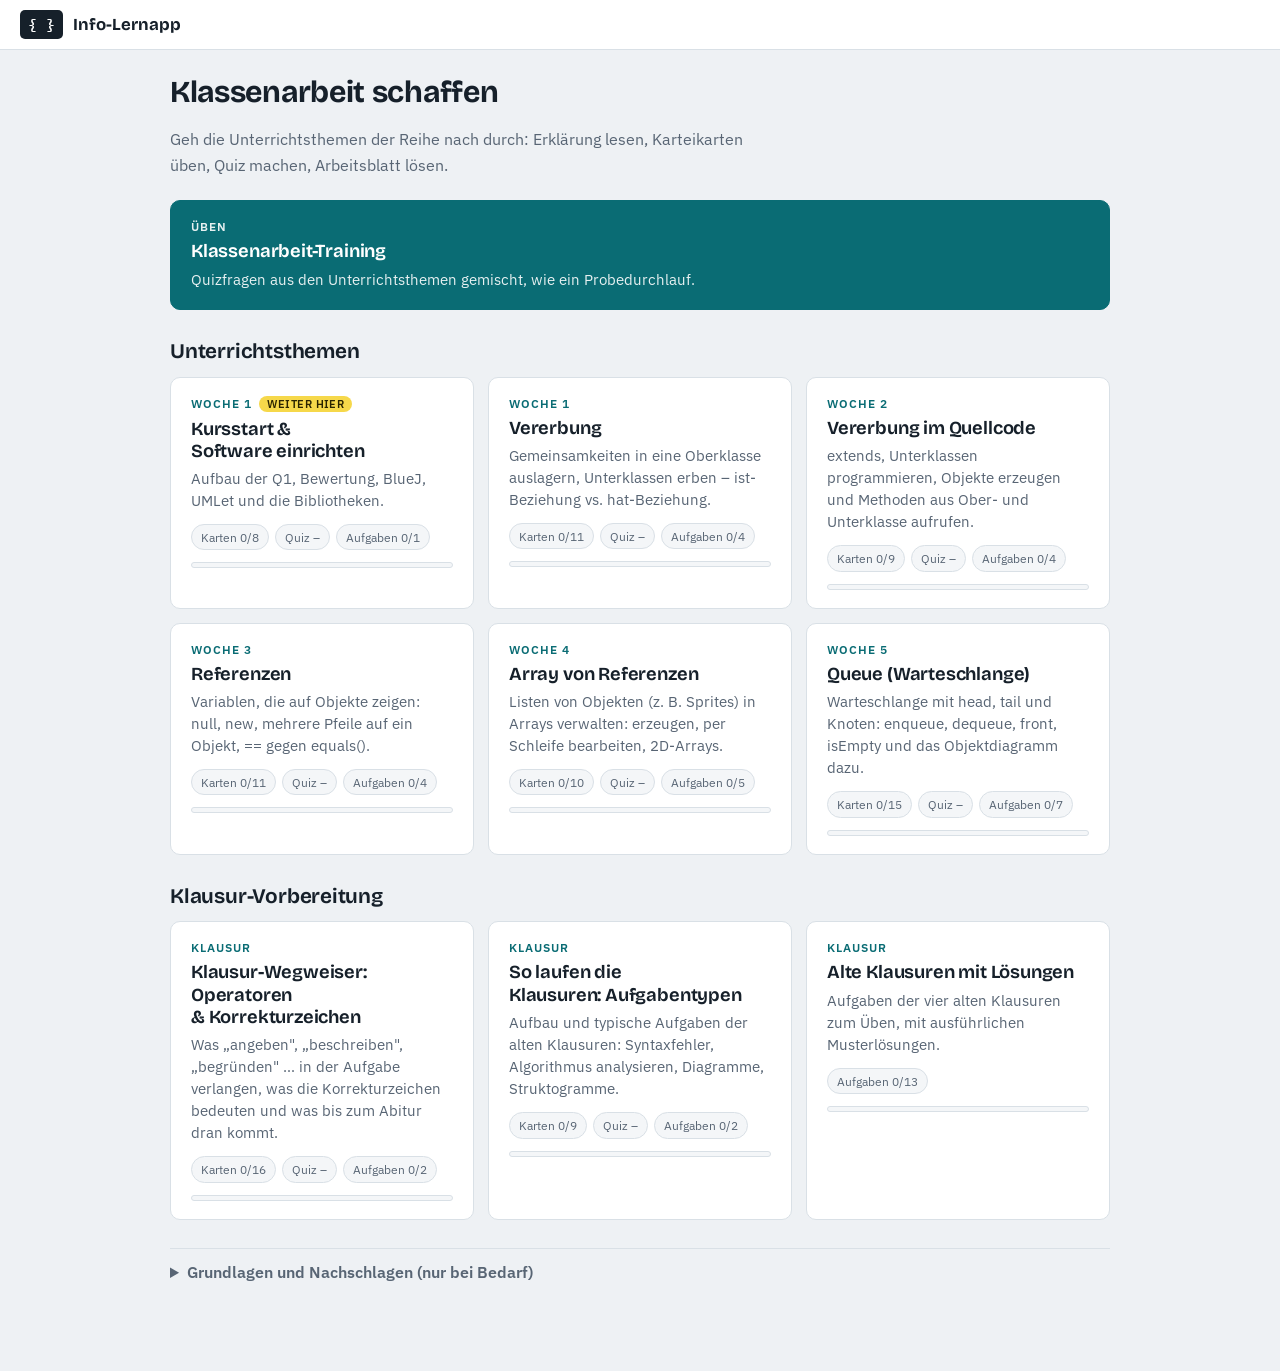
<file: index.html>
<!DOCTYPE html>
<html lang="de">
<head>
<meta charset="UTF-8">
<meta name="viewport" content="width=device-width, initial-scale=1, viewport-fit=cover">
<meta name="theme-color" content="#4f46e5">
<meta name="apple-mobile-web-app-capable" content="yes">
<meta name="mobile-web-app-capable" content="yes">
<meta name="apple-mobile-web-app-title" content="Info-Lernen">
<link rel="manifest" href="manifest.webmanifest">
<link rel="icon" href="icons/icon.svg" type="image/svg+xml">
<link rel="apple-touch-icon" href="icons/apple-touch-icon.png">
<title>Info-Lernapp</title>
<link rel="preconnect" href="https://fonts.googleapis.com">
<link rel="preconnect" href="https://fonts.gstatic.com" crossorigin>
<link rel="stylesheet" href="https://fonts.googleapis.com/css2?family=Bricolage+Grotesque:wght@600;700&family=IBM+Plex+Mono:wght@400;600&family=IBM+Plex+Sans:wght@400;500;600&display=swap">
<link rel="stylesheet" href="css/style.css">
</head>
<body>
<header class="top">
  <a href="#/" class="logo"><span class="mark">{ }</span>Info-Lernapp</a>
  <nav id="nav"></nav>
</header>
<main id="app"></main>

<script>window.TOPICS = [];</script>
<!-- Neue Themen: eine Zeile pro Datei aus data/ hinzufügen (neueste unten) -->
<script src="data/grundlagen-oop.js"></script>
<script src="data/grundlagen-uml.js"></script>
<script src="data/grundlagen-arrays.js"></script>
<script src="data/grundlagen-generics.js"></script>
<script src="data/klausur-wegweiser.js"></script>
<script src="data/klausur-aufgabentypen.js"></script>
<script src="data/klausur-archiv.js"></script>
<script src="data/abi-nachschlagewerk.js"></script>
<script src="data/kursstart.js"></script>
<script src="data/vererbung.js"></script>
<script src="data/vererbung-quellcode.js"></script>
<script src="data/referenzen.js"></script>
<script src="data/array-referenzen.js"></script>
<script src="data/queue.js"></script>
<script src="js/app.js"></script>
<script>if ("serviceWorker" in navigator && location.protocol.startsWith("http")) navigator.serviceWorker.register("sw.js").catch(function(){});</script>
</body>
</html>
</file>
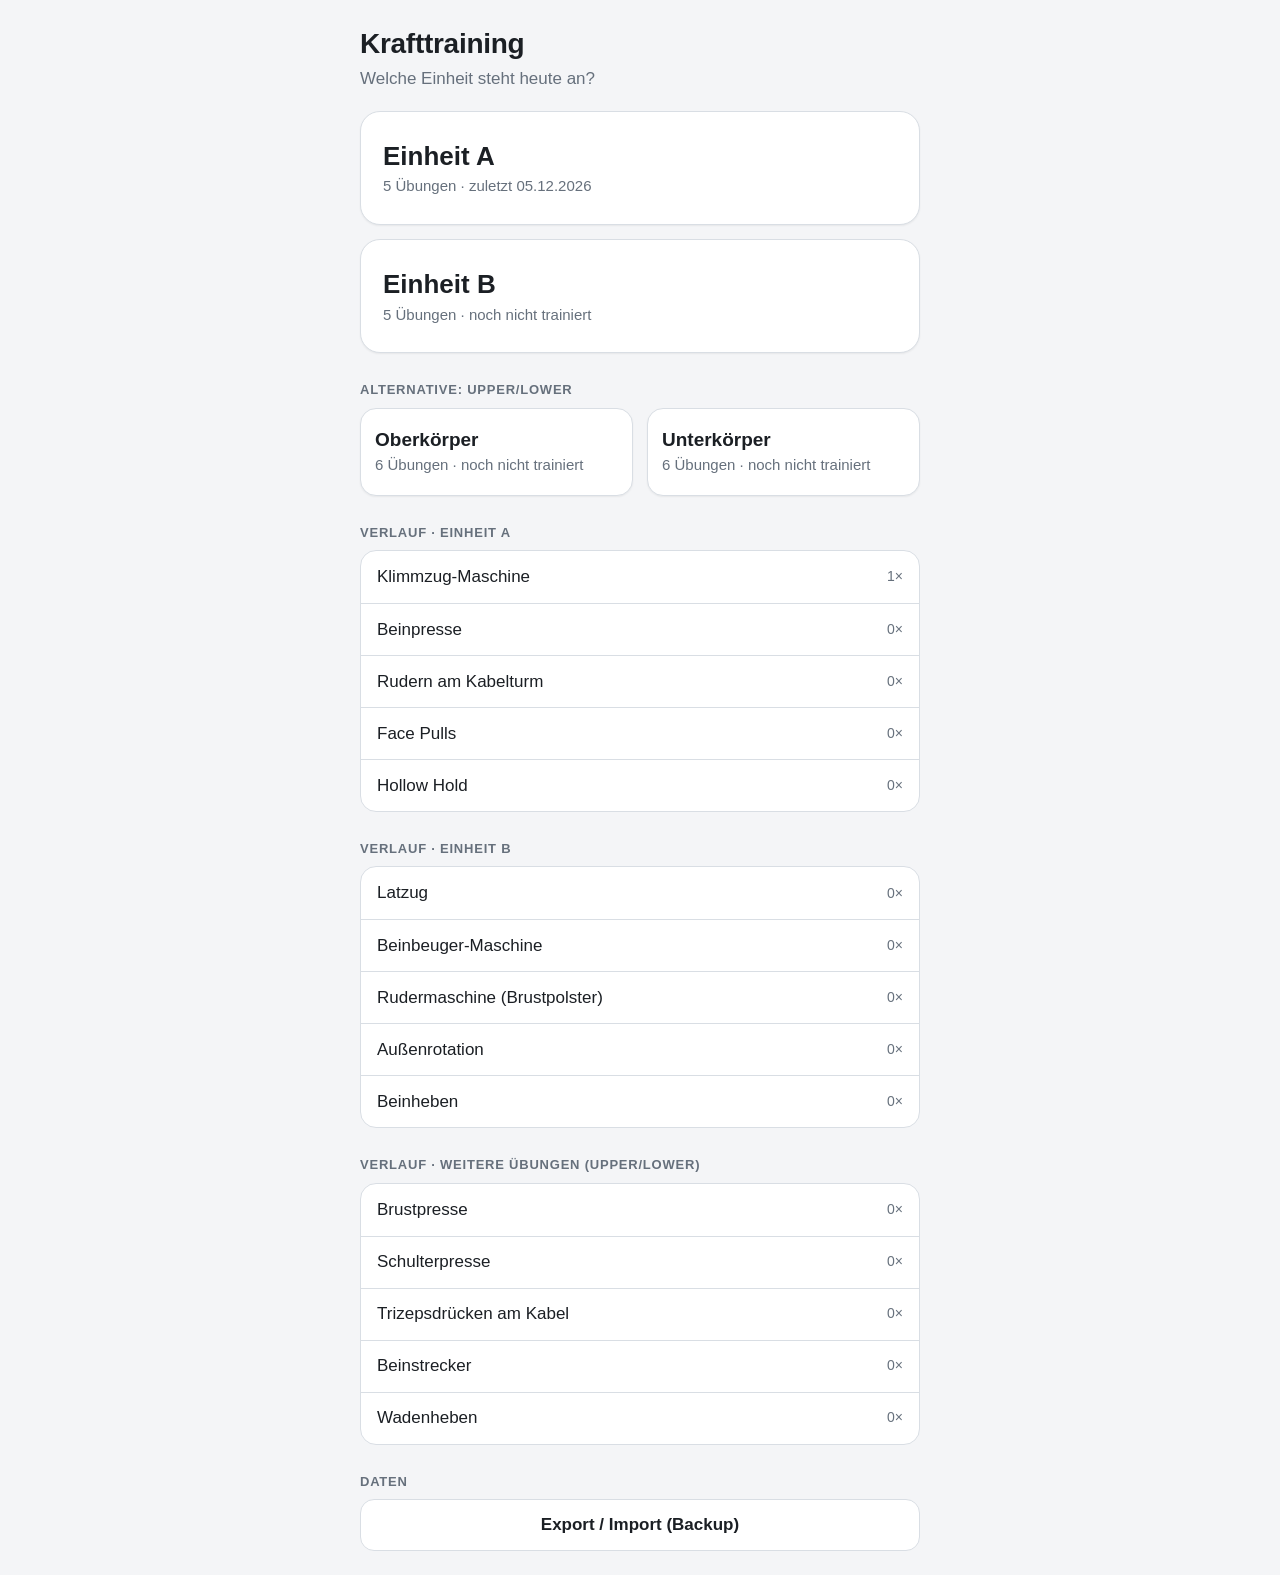
<file: krafttraining/index.html>
<!doctype html>
<html lang="de">
<head>
<meta charset="utf-8">
<meta name="viewport" content="width=device-width, initial-scale=1, viewport-fit=cover">
<meta name="color-scheme" content="light dark">
<meta name="theme-color" content="#f4f5f7" media="(prefers-color-scheme: light)">
<meta name="theme-color" content="#101418" media="(prefers-color-scheme: dark)">
<meta name="apple-mobile-web-app-capable" content="yes">
<meta name="mobile-web-app-capable" content="yes">
<meta name="apple-mobile-web-app-title" content="Kraft">
<title>Krafttraining</title>
<link rel="icon" href="data:image/svg+xml,%3Csvg xmlns='http://www.w3.org/2000/svg' viewBox='0 0 64 64'%3E%3Crect width='64' height='64' rx='14' fill='%230f766e'/%3E%3Cpath d='M14 26v12M20 20v24M44 20v24M50 26v12M20 32h24' stroke='white' stroke-width='5' stroke-linecap='round'/%3E%3C/svg%3E">
<style>
:root {
  --bg: #f4f5f7; --card: #ffffff; --text: #1b1f24; --muted: #66707c;
  --line: #d9dee4; --field: #f4f5f7; --accent: #0f766e; --on-accent: #ffffff;
  --tint: #e3f2f0; --danger: #b42318; --shadow: 0 1px 2px rgba(0,0,0,.06);
}
@media (prefers-color-scheme: dark) {
  :root {
    --bg: #101418; --card: #1a2027; --text: #e8ecf0; --muted: #98a2ae;
    --line: #2d3640; --field: #12171c; --accent: #2dd4bf; --on-accent: #04201d;
    --tint: #17302e; --danger: #ff8a80; --shadow: none;
  }
}
* { box-sizing: border-box; -webkit-tap-highlight-color: transparent; }
html { -webkit-text-size-adjust: 100%; }
body {
  margin: 0; background: var(--bg); color: var(--text);
  font: 17px/1.4 -apple-system, BlinkMacSystemFont, "Segoe UI", Roboto, Helvetica, Arial, sans-serif;
  padding: env(safe-area-inset-top) 16px calc(24px + env(safe-area-inset-bottom));
}
main { max-width: 560px; margin: 0 auto; padding-top: 16px; }
h1 { font-size: 28px; margin: 8px 0 4px; letter-spacing: -.01em; }
h2 { font-size: 13px; text-transform: uppercase; letter-spacing: .06em; color: var(--muted); margin: 28px 0 8px; font-weight: 600; }
p { margin: 0 0 12px; }
.muted { color: var(--muted); }
.small { font-size: 14px; }
a { color: var(--accent); }
.back { display: inline-flex; align-items: center; min-height: 44px; text-decoration: none; font-weight: 600; margin-left: -4px; }

button, .btn {
  font: inherit; font-weight: 600; min-height: 52px; padding: 0 20px; border-radius: 14px; border: 0;
  background: var(--accent); color: var(--on-accent); cursor: pointer; width: 100%;
  display: flex; align-items: center; justify-content: center; text-align: center; text-decoration: none;
}
button.secondary, .btn.secondary { background: var(--card); color: var(--text); border: 1.5px solid var(--line); }
button.danger { background: var(--card); color: var(--danger); border: 1.5px solid var(--line); }
button.small-btn { min-height: 44px; font-size: 15px; padding: 0 14px; width: auto; }
button:active { opacity: .8; }
button:focus-visible, input:focus-visible, a:focus-visible { outline: 3px solid var(--accent); outline-offset: 2px; }

.plans { display: grid; gap: 14px; margin-top: 20px; }
.plan {
  display: block; text-decoration: none; color: var(--text); background: var(--card);
  border-radius: 20px; padding: 26px 22px; box-shadow: var(--shadow); border: 1.5px solid var(--line);
}
.plan b { display: block; font-size: 26px; }
.plan span { color: var(--muted); font-size: 15px; }
.plan:active { transform: scale(.99); }
.plans.two { grid-template-columns: 1fr 1fr; margin-top: 0; }
.plan.small-plan { padding: 18px 14px; border-radius: 16px; }
.plan.small-plan b { font-size: 19px; }

.list { background: var(--card); border: 1.5px solid var(--line); border-radius: 16px; overflow: hidden; }
.list a { display: flex; justify-content: space-between; align-items: center; min-height: 52px; padding: 8px 16px; color: var(--text); text-decoration: none; border-top: 1px solid var(--line); }
.list a:first-child { border-top: 0; }
.list a span { color: var(--muted); font-size: 14px; }

.card { background: var(--card); border: 1.5px solid var(--line); border-radius: 18px; padding: 16px; margin: 14px 0; box-shadow: var(--shadow); }
.card-head { display: flex; justify-content: space-between; align-items: flex-start; gap: 12px; }
.card h3 { margin: 0; font-size: 20px; }
.spec { color: var(--muted); font-size: 14px; }
.hist-link { font-size: 15px; font-weight: 600; text-decoration: none; min-height: 44px; display: inline-flex; align-items: center; white-space: nowrap; }
.last { font-size: 14px; color: var(--muted); margin: 8px 0 10px; }
.suggest { background: var(--tint); border-radius: 12px; padding: 10px 12px; margin: 0 0 12px; font-size: 15px; }
.suggest b { display: block; }
.suggest.strong { border: 2px solid var(--accent); }
.list a span b.up { display: inline; color: var(--accent); font-weight: 700; }
.suggest button { margin-top: 8px; min-height: 44px; font-size: 15px; }
.rows { display: grid; gap: 8px; }
.row { display: grid; grid-template-columns: 52px 1fr 1fr; gap: 8px; align-items: center; }
.row.single { grid-template-columns: 52px 1fr; }
.row .n { color: var(--muted); font-size: 14px; }
.cols { display: grid; grid-template-columns: 52px 1fr 1fr; gap: 8px; font-size: 12px; color: var(--muted); text-transform: uppercase; letter-spacing: .04em; margin-bottom: 4px; text-align: center; }
.cols.single { grid-template-columns: 52px 1fr; }
input[type=text], input[type=date] {
  width: 100%; min-height: 54px; font: inherit; font-size: 20px; text-align: center; color: var(--text);
  background: var(--field); border: 1.5px solid var(--line); border-radius: 12px; padding: 0 8px;
}
input.bad { border-color: var(--danger); }
input::placeholder { color: var(--muted); opacity: .55; }
.tools { display: flex; gap: 8px; margin-top: 10px; }
.tools button { flex: 1; }

.datebar { display: flex; align-items: center; gap: 12px; margin: 8px 0; }
.datebar label { font-size: 15px; color: var(--muted); }
.datebar input { max-width: 190px; font-size: 17px; }

.savebar { position: sticky; bottom: 0; padding: 14px 0 calc(8px + env(safe-area-inset-bottom)); background: linear-gradient(to top, var(--bg) 70%, transparent); margin-top: 8px; }

table { width: 100%; border-collapse: collapse; font-size: 16px; }
th { text-align: left; font-size: 12px; text-transform: uppercase; letter-spacing: .05em; color: var(--muted); padding: 8px 6px; }
td { padding: 12px 6px; border-top: 1px solid var(--line); vertical-align: middle; }
td.x { width: 48px; text-align: right; padding-right: 0; }
td.x button { min-height: 44px; width: 44px; padding: 0; background: transparent; color: var(--muted); font-size: 20px; }
.chart { width: 100%; height: auto; display: block; }
.chart .grid { stroke: var(--line); stroke-width: 1; }
.chart .line { fill: none; stroke: var(--accent); stroke-width: 2.5; stroke-linejoin: round; stroke-linecap: round; }
.chart .dot { fill: var(--card); stroke: var(--accent); stroke-width: 2.5; }
.chart text { fill: var(--muted); font-size: 10.5px; }
.chart text.val { fill: var(--text); font-weight: 600; }

.toast {
  position: fixed; left: 16px; right: 16px; bottom: calc(24px + env(safe-area-inset-bottom)); max-width: 528px; margin: 0 auto;
  background: var(--text); color: var(--bg); padding: 14px 16px; border-radius: 14px; font-weight: 600; text-align: center;
  opacity: 0; transform: translateY(8px); transition: opacity .2s, transform .2s; pointer-events: none; z-index: 10;
}
.toast.show { opacity: 1; transform: none; }
select, textarea { width: 100%; font: inherit; font-size: 17px; color: var(--text); background: var(--field); border: 1.5px solid var(--line); border-radius: 12px; padding: 0 12px; }
select { min-height: 54px; }
textarea { padding: 12px; font-size: 15px; line-height: 1.45; resize: vertical; }
.stack { display: grid; gap: 10px; }
.hg-box { margin-top: 12px; }
.hg-box summary { cursor: pointer; min-height: 44px; display: flex; align-items: center; font-weight: 600; color: var(--accent); }
.hg-card { background: var(--field); border: 1.5px solid var(--line); border-radius: 14px; padding: 10px 12px 12px; margin: 10px 0; }
.hg-head-row { display: flex; justify-content: space-between; align-items: center; }
.hg-lvl { color: var(--accent); letter-spacing: .1em; font-size: 14px; }
.hg { display: block; width: 100%; height: auto; margin: 6px 0; }
.hg-floor { stroke: var(--line); stroke-width: 3; }
.hg-body { stroke: var(--text); stroke-width: 6; stroke-linecap: round; stroke-linejoin: round; fill: none; }
.hg-arm { stroke: var(--accent); stroke-width: 6; stroke-linecap: round; fill: none; }
.hg-head { fill: var(--field); stroke: var(--text); stroke-width: 5; }
.hg-dot { fill: var(--accent); }
.hg-up { stroke: var(--accent); stroke-width: 3; stroke-linecap: round; stroke-linejoin: round; stroke-dasharray: 1 0; fill: none; }
.hg-txt { fill: var(--muted); font-size: 11px; }
.hg-key { fill: var(--accent); font-size: 11px; font-weight: 700; }
.hg-t { font-weight: 600; font-size: 15px; margin-bottom: 2px; }
.seg { display: inline-flex; border: 1.5px solid var(--line); border-radius: 12px; overflow: hidden; margin-top: 10px; }
.seg button { width: auto; min-height: 44px; min-width: 76px; padding: 0 16px; border-radius: 0; background: var(--field); color: var(--muted); font-size: 15px; }
.seg button.on { background: var(--accent); color: var(--on-accent); }
</style>
</head>
<body>
<main id="app"></main>
<div class="toast" id="toast" role="status" aria-live="polite"></div>

<script>
"use strict";

/* ---------- Plan ---------- */
// kind: normal | assist (Wert = Unterstützung) | time (Sekunden) | bw (Körpergewicht, Zusatzgewicht optional)
const EXERCISES = {
  klimm:  { name: "Klimmzug-Maschine",          sets: 3, min: 6,  max: 10, kind: "assist" },
  bein:   { name: "Beinpresse",                 sets: 3, min: 10, max: 12, kind: "normal" },
  kabel:  { name: "Rudern am Kabelturm",        sets: 3, min: 10, max: 12, kind: "normal" },
  face:   { name: "Face Pulls",                 sets: 3, min: 12, max: 15, kind: "normal" },
  hollow: { name: "Hollow Hold",                sets: 3, min: 20, max: 30, kind: "time" },
  latzug: { name: "Latzug",                     sets: 3, min: 8,  max: 12, kind: "normal" },
  curl:   { name: "Beinbeuger-Maschine",        sets: 3, min: 10, max: 12, kind: "normal" },
  ruder:  { name: "Rudermaschine (Brustpolster)", sets: 3, min: 10, max: 12, kind: "normal" },
  rot:    { name: "Außenrotation",              sets: 2, min: 12, max: 15, kind: "normal", note: "pro Seite" },
  heben:  { name: "Beinheben",                  sets: 3, min: 8,  max: 12, kind: "bw" },
  brust:  { name: "Brustpresse",                sets: 3, min: 8,  max: 12, kind: "normal" },
  schulter: { name: "Schulterpresse",           sets: 3, min: 8,  max: 12, kind: "normal" },
  trizeps: { name: "Trizepsdrücken am Kabel",   sets: 3, min: 10, max: 15, kind: "normal" },
  strecker: { name: "Beinstrecker",             sets: 3, min: 10, max: 15, kind: "normal" },
  wade:   { name: "Wadenheben",                 sets: 3, min: 12, max: 15, kind: "normal" }
};
const PLANS = {
  A: { name: "Einheit A", ids: ["klimm", "bein", "kabel", "face", "hollow"] },
  B: { name: "Einheit B", ids: ["latzug", "curl", "ruder", "rot", "heben"] },
  // Alternative: Upper/Lower-Split (teilt sich Übungen und Verlauf mit A und B)
  O: { name: "Oberkörper", ids: ["klimm", "brust", "ruder", "schulter", "face", "trizeps"], alt: true },
  U: { name: "Unterkörper", ids: ["bein", "curl", "strecker", "wade", "hollow", "heben"], alt: true }
};

/* ---------- Hilfsfunktionen ---------- */
const KEY = "krafttraining-v1", DKEY = "krafttraining-draft-v1";
const DATE_RE = /^\d{4}-\d{2}-\d{2}$/;
const round = n => Math.round(n * 100) / 100;
const fmt = n => round(n).toLocaleString("de-DE", { maximumFractionDigits: 2 });
const fmt1 = n => (Math.round(n * 10) / 10).toLocaleString("de-DE", { maximumFractionDigits: 1 });
const toInput = n => String(round(n)).replace(".", ",");
function today() {
  const d = new Date(), p = n => String(n).padStart(2, "0");
  return d.getFullYear() + "-" + p(d.getMonth() + 1) + "-" + p(d.getDate());
}
const dmy = s => s.slice(8, 10) + "." + s.slice(5, 7) + "." + s.slice(0, 4);
const dm = s => s.slice(8, 10) + "." + s.slice(5, 7) + ".";
// "" -> null (leer), ungültig -> NaN, sonst Zahl (Komma oder Punkt)
function parseNum(s) {
  s = String(s).trim().replace(",", ".");
  if (s === "") return null;
  return /^\d+(\.\d+)?$/.test(s) ? Number(s) : NaN;
}
function h(tag, attrs, ...kids) {
  const e = document.createElement(tag);
  for (const [k, v] of Object.entries(attrs || {})) {
    if (v == null || v === false) continue;
    if (k === "class") e.className = v;
    else if (k.startsWith("on")) e.addEventListener(k.slice(2), v);
    else e.setAttribute(k, v === true ? "" : v);
  }
  for (const c of kids.flat()) {
    if (c == null || c === false) continue;
    e.append(c instanceof Node ? c : String(c));
  }
  return e;
}
let toastTimer;
function toast(msg) {
  const t = document.getElementById("toast");
  t.textContent = msg; t.classList.add("show");
  clearTimeout(toastTimer);
  toastTimer = setTimeout(() => t.classList.remove("show"), 2600);
}

/* ---------- Speicher ---------- */
let memoryOnly = false;
function store(key, value) {
  try { localStorage.setItem(key, JSON.stringify(value)); return true; }
  catch (e) { memoryOnly = true; return false; }
}
function sanitize(d) {
  const out = [];
  const list = d && Array.isArray(d.sessions) ? d.sessions : [];
  for (const s of list) {
    if (!s || !DATE_RE.test(s.date) || !PLANS[s.plan] || typeof s.entries !== "object" || !s.entries) continue;
    const entries = {};
    for (const [id, sets] of Object.entries(s.entries)) {
      if (!EXERCISES[id] || !Array.isArray(sets)) continue;
      const clean = sets
        .map(x => ({ w: Number(x && x.w), r: Number(x && x.r) }))
        .filter(x => isFinite(x.w) && isFinite(x.r) && x.w >= 0 && x.r > 0);
      if (clean.length) entries[id] = clean;
    }
    if (!Object.keys(entries).length) continue;
    const units = {};
    for (const id of Object.keys(entries)) if (s.units && s.units[id] === "st") units[id] = "st";
    out.push({ date: s.date, plan: s.plan, entries, units });
  }
  return { sessions: out, units: d && d.units && typeof d.units === "object" ? Object.fromEntries(Object.entries(d.units).filter(([k, v]) => EXERCISES[k] && v === "st")) : {} };
}
function loadDb() {
  try {
    const raw = localStorage.getItem(KEY);
    if (raw !== null) return sanitize(JSON.parse(raw));
  } catch (e) { memoryOnly = true; }
  // Erster Start: Startdaten
  const seed = { sessions: [{ date: today(), plan: "A", entries: { klimm: [{ w: 21, r: 10 }, { w: 21, r: 10 }, { w: 21, r: 8.5 }] }, units: {} }], units: {} };
  store(KEY, seed);
  return seed;
}
let db = loadDb();
const persist = () => store(KEY, db);

let drafts = {};
try { drafts = JSON.parse(localStorage.getItem(DKEY)) || {}; } catch (e) { drafts = {}; }

/* ---------- Maßeinheit (kg oder Maschinen-Stufe) ---------- */
const curUnit = id => (db.units && db.units[id]) === "st" ? "st" : "kg";
const unitName = (u, n) => u === "st" ? (n === 1 ? "Stufe" : "Stufen") : "kg";

/* ---------- Auswertung ---------- */
function sortedSessions() {
  return db.sessions.map((s, i) => [s, i]).sort((a, b) => a[0].date.localeCompare(b[0].date) || a[1] - b[1]).map(x => x[0]);
}
// Letzte Einheit mit dieser Übung (nicht am selben Tag derselben Einheit, nicht in der Zukunft)
function lastFor(id, date, plan) {
  let found = null;
  for (const s of sortedSessions()) {
    if (!s.entries[id] || s.date > date || (s.date === date && s.plan === plan)) continue;
    found = { date: s.date, sets: s.entries[id], unit: s.units && s.units[id] === "st" ? "st" : "kg" };
  }
  return found;
}
// Wie viele Einheiten in Folge (neueste zuerst) alle Sätze am oberen Ende, mit gleichem Gewicht und gleicher Einheit
function streakFor(id, date, plan) {
  const ex = EXERCISES[id];
  let n = 0, w = null, u = null;
  const list = sortedSessions().filter(s => s.entries[id] && s.date <= date && !(s.date === date && s.plan === plan)).reverse();
  for (const s of list) {
    const sets = s.entries[id], un = s.units && s.units[id] === "st" ? "st" : "kg";
    const mw = ex.kind === "time" ? 0 : Math.max(...sets.map(x => x.w));
    if (sets.length < ex.sets || !sets.every(x => x.r >= ex.max)) break;
    if (n === 0) { w = mw; u = un; } else if (mw !== w || un !== u) break;
    n++;
  }
  return { n, w, u };
}
// Aus dem Vorschlag einen deutlicheren Hinweis machen, wenn es schon mehrere Einheiten in Folge so lief
function strongHint(ex, sug, st) {
  if (!sug || st.n < 2) return sug;
  const time = ex.kind === "time", what = sug.title.replace(/^Vorschlag heute: /, "");
  return Object.assign({}, sug, {
    strong: true,
    title: time ? "Jetzt steigern: nächste Stufe" : "Jetzt steigern: " + what,
    text: st.n + " Einheiten in Folge alle Sätze mit " + ex.max + (time ? " Sek." : " Wdh. bei " + fmt(st.w) + " " + unitName(st.u, st.w)) +
          (time ? " – Zeit für die nächste Stufe." : ex.kind === "assist" ? " – Zeit für weniger Unterstützung." : " – Zeit für mehr Gewicht.")
  });
}
function lastText(ex, last) {
  const s = last.sets, reps = s.map(x => fmt(x.r)).join(" / ");
  if (ex.kind === "time") return reps + " Sek.";
  const ws = s.map(x => x.w), same = ws.every(w => w === ws[0]);
  const un = unitName(last.unit, same ? ws[0] : 2);
  if (!same) return s.map(x => fmt(x.w) + "×" + fmt(x.r)).join(" · ") + " (" + un + " × Wdh.)";
  if (ex.kind === "bw" && ws[0] === 0) return reps + " Wdh.";
  const unit = ex.kind === "assist" ? un + " Unterstützung" : ex.kind === "bw" ? un + " zusätzlich" : un;
  return fmt(ws[0]) + " " + unit + " · " + reps + " Wdh.";
}
function suggestion(ex, last, cur) {
  if (!last || last.unit !== cur || last.sets.length < ex.sets || !last.sets.every(s => s.r >= ex.max)) return null;
  if (ex.kind === "time")
    return { title: "Alle Sätze mit " + ex.max + " Sek. geschafft", text: "Nächste Stufe: länger halten oder die Position erschweren.", fill: null };
  const ws = last.sets.map(s => s.w), kg = last.unit === "kg";
  if (ex.kind === "assist") {
    const base = Math.min(...ws), lo = Math.max(0, round(base - (kg ? 3 : 1))), hi = Math.max(0, round(base - (kg ? 2 : 1)));
    const un = unitName(last.unit, lo === hi ? hi : 2);
    return { title: "Vorschlag heute: " + (lo === hi ? fmt(hi) : fmt(lo) + "–" + fmt(hi)) + " " + un + " Unterstützung",
             text: (kg ? "2–3 kg" : "1 Stufe") + " weniger als zuletzt – alle Sätze mit " + ex.max + " Wdh. geschafft.", fill: hi };
  }
  const step = kg ? 2.5 : 1, base = Math.max(...ws), fill = round(base + step), un = unitName(last.unit, fill);
  return { title: "Vorschlag heute: " + fmt(fill) + " " + un + (ex.kind === "bw" ? " zusätzlich" : ""),
           text: "+" + fmt(step) + " " + unitName(last.unit, step) + " – alle Sätze mit " + ex.max + " Wdh. geschafft.", fill };
}

/* ---------- Ansichten ---------- */
const app = document.getElementById("app");
const backLink = (href, label) => h("a", { class: "back", href }, "‹ " + (label || "Zurück"));

function viewHome() {
  const sessions = sortedSessions();
  const baseIds = PLANS.A.ids.concat(PLANS.B.ids);
  const extraIds = [...new Set(PLANS.O.ids.concat(PLANS.U.ids))].filter(id => !baseIds.includes(id));
  const planBtn = key => {
    const last = sessions.filter(s => s.plan === key).pop();
    return h("a", { class: "plan" + (PLANS[key].alt ? " small-plan" : ""), href: "#/plan/" + key },
      h("b", null, PLANS[key].name),
      h("span", null, PLANS[key].ids.length + " Übungen" + (last ? " · zuletzt " + dmy(last.date) : " · noch nicht trainiert")));
  };
  const exLinks = ids => h("div", { class: "list" }, ids.map(id => {
    const n = sessions.filter(s => s.entries[id]).length, st = streakFor(id, "9999-12-31", "");
    return h("a", { href: "#/ex/" + id }, EXERCISES[id].name,
      h("span", null, st.n >= 1 ? h("b", { class: "up" }, st.n >= 2 ? "↑ jetzt steigern  " : "↑ steigern  ") : null, n + "×"));
  }));
  return h("div", null,
    h("h1", null, "Krafttraining"),
    h("p", { class: "muted" }, "Welche Einheit steht heute an?"),
    h("div", { class: "plans" }, planBtn("A"), planBtn("B")),
    h("h2", null, "Alternative: Upper/Lower"),
    h("div", { class: "plans two" }, planBtn("O"), planBtn("U")),
    h("h2", null, "Verlauf · Einheit A"), exLinks(PLANS.A.ids),
    h("h2", null, "Verlauf · Einheit B"), exLinks(PLANS.B.ids),
    extraIds.length ? [h("h2", null, "Verlauf · weitere Übungen (Upper/Lower)"), exLinks(extraIds)] : null,
    h("h2", null, "Daten"),
    h("a", { class: "btn secondary", href: "#/daten" }, "Export / Import (Backup)"),
    memoryOnly ? h("p", { class: "small", style: "color:var(--danger);margin-top:12px" }, "Achtung: Der Browser erlaubt kein Speichern (privater Modus?). Daten gehen beim Schließen verloren.") : null);
}

function viewPlan(key) {
  const plan = PLANS[key];
  const draft = drafts[key] = drafts[key] || { date: today(), entries: {} };
  const saveDraft = () => { store(DKEY, drafts); };
  const dateIn = h("input", { type: "date", value: draft.date, "aria-label": "Datum", onchange: () => { if (DATE_RE.test(dateIn.value)) { draft.date = dateIn.value; saveDraft(); route(); } } });
  const refs = {}; // id -> [{w, r}] Eingabefelder

  const cards = plan.ids.map(id => {
    const ex = EXERCISES[id], noW = ex.kind === "time";
    const cur = curUnit(id), last = lastFor(id, draft.date, key), sug = strongHint(ex, suggestion(ex, last, cur), streakFor(id, draft.date, key)), sameUnit = !!last && last.unit === cur;
    const saved = draft.entries[id] || [];
    refs[id] = [];
    const sync = () => { draft.entries[id] = refs[id].map(r => [r.w ? r.w.value : "", r.r.value]); saveDraft(); };
    const rows = [];
    for (let i = 0; i < ex.sets; i++) {
      const lastSet = sameUnit && (last.sets[i] || last.sets[last.sets.length - 1]);
      const field = (ph, v, label) => h("input", { type: "text", inputmode: "decimal", autocomplete: "off", enterkeyhint: "next", placeholder: ph, value: v || "", "aria-label": label + " Satz " + (i + 1) + ", " + ex.name, oninput: e => { e.target.classList.remove("bad"); sync(); } });
      const ref = {};
      if (!noW) ref.w = field(lastSet ? toInput(lastSet.w) : unitName(cur), saved[i] && saved[i][0], "Gewicht");
      ref.r = field(sameUnit && last.sets[i] ? toInput(last.sets[i].r) : (noW ? "Sek." : "Wdh."), saved[i] && saved[i][1], noW ? "Sekunden" : "Wiederholungen");
      refs[id].push(ref);
      rows.push(h("div", { class: "row" + (noW ? " single" : "") }, h("span", { class: "n" }, "Satz " + (i + 1)), ref.w, ref.r));
    }
    const wLabel = (ex.kind === "assist" ? "Unterstützung " : ex.kind === "bw" ? "Zusatz " : "Gewicht ") + (cur === "st" ? "(Stufe)" : "kg");
    const unitSwitch = noW ? null : h("div", { class: "seg", role: "group", "aria-label": "Maßeinheit für " + ex.name },
      ["kg", "st"].map(u => h("button", { type: "button", class: u === cur ? "on" : "", "aria-pressed": u === cur ? "true" : "false", onclick: () => {
        if (u === cur) return;
        db.units = db.units || {}; if (u === "st") db.units[id] = "st"; else delete db.units[id];
        persist(); route(); toast("Einheit: " + (u === "st" ? "Maschinen-Stufe" : "Kilogramm"));
      } }, u === "st" ? "Stufe" : "kg")));
    const fillWeights = v => { refs[id].forEach(r => { if (r.w) r.w.value = toInput(v); }); sync(); };
    const tools = sameUnit ? h("div", { class: "tools" },
      h("button", { class: "secondary small-btn", type: "button", onclick: () => {
        refs[id].forEach((r, i) => {
          const s = last.sets[i], base = last.sets[last.sets.length - 1];
          if (r.w) r.w.value = toInput((s || base).w);
          r.r.value = s ? toInput(s.r) : "";
        });
        sync(); toast("Werte vom letzten Mal übernommen");
      } }, "Wie letztes Mal")) : null;
    return h("section", { class: "card" },
      h("div", { class: "card-head" },
        h("div", null, h("h3", null, ex.name),
          h("div", { class: "spec" }, ex.sets + " × " + ex.min + "–" + ex.max + (noW ? " Sek." : " Wdh.") + (ex.note ? " " + ex.note : ""))),
        h("a", { class: "hist-link", href: "#/ex/" + id }, "Verlauf ›")),
      unitSwitch,
      h("div", { class: "last" }, last ? "Letztes Mal (" + dmy(last.date) + "): " + lastText(ex, last) : "Noch keine Einträge"),
      sug ? h("div", { class: "suggest" + (sug.strong ? " strong" : "") }, h("b", null, sug.title), sug.text,
        sug.fill != null ? h("button", { type: "button", onclick: () => { fillWeights(sug.fill); toast("Vorschlag eingetragen"); } }, "Vorschlag übernehmen (" + fmt(sug.fill) + " " + unitName(cur, sug.fill) + ")") : null) : null,
      noW ? null : h("div", { class: "cols" }, h("span"), h("span", null, wLabel), h("span", null, "Wdh.")),
      h("div", { class: "rows" }, rows),
      tools,
      id === "hollow" ? hollowGuide(false) : null);
  });

  function save() {
    const date = dateIn.value;
    if (!DATE_RE.test(date)) { toast("Bitte ein Datum wählen"); return; }
    const entries = {};
    let problem = null;
    for (const id of plan.ids) {
      const ex = EXERCISES[id], sets = [];
      refs[id].forEach((r, i) => {
        const w = r.w ? parseNum(r.w.value) : null, rep = parseNum(r.r.value);
        const empty = (w === null || !r.w) && rep === null;
        if (empty) return;
        const wOptional = ex.kind === "bw" || !r.w;
        const bad = (r.w && Number.isNaN(w)) || Number.isNaN(rep) || rep === null || rep <= 0 || (w === null && !wOptional);
        if (bad) {
          if (!problem) problem = { msg: "Satz " + (i + 1) + " bei „" + ex.name + "“ ist unvollständig", el: (r.w && (Number.isNaN(w) || w === null) && !wOptional) ? r.w : r.r };
          (r.w || r.r).classList.add("bad"); r.r.classList.add("bad");
          return;
        }
        sets.push({ w: w === null ? 0 : w, r: rep });
      });
      if (sets.length) entries[id] = sets;
    }
    if (problem) { toast(problem.msg); problem.el.focus(); return; }
    if (!Object.keys(entries).length) { toast("Noch nichts eingetragen"); return; }
    let s = db.sessions.find(x => x.date === date && x.plan === key);
    if (!s) { s = { date, plan: key, entries: {}, units: {} }; db.sessions.push(s); }
    s.units = s.units || {};
    for (const id of Object.keys(entries)) {
      s.entries[id] = entries[id];
      if (EXERCISES[id].kind !== "time" && curUnit(id) === "st") s.units[id] = "st"; else delete s.units[id];
    }
    persist();
    delete drafts[key]; saveDraft();
    location.hash = "#/";
    toast(plan.name + " gespeichert ✓");
  }

  return h("div", null,
    backLink("#/", "Start"),
    h("h1", null, plan.name),
    h("div", { class: "datebar" }, h("label", null, "Datum"), dateIn),
    cards,
    h("div", { class: "savebar" }, h("button", { type: "button", onclick: save }, plan.name + " speichern")));
}

/* ---------- Hilfe: Hollow Hold in 3 Stufen ---------- */
const HOLLOW_STAGES = [
  { n: "Stufe 1", lvl: 1, t: "Knie angewinkelt, Arme neben dem Körper", d: "Knie ca. 90°, Waden hängen locker. Rippen zur Hüfte ziehen, bis die Schulterblätter vom Boden abheben. Guter Start: 10–15 Sek.", knee: [215, 108], foot: [277, 112], hand: [172, 146], head: [82, 124], armLabel: "Arme neben dem Körper" },
  { n: "Stufe 2", lvl: 2, t: "Beine gestreckt (ca. 45°), Arme neben dem Körper", d: "Je tiefer die Füße, desto schwerer. Hebt sich der untere Rücken ab: Beine wieder höher. Schulterblätter bleiben oben.", foot: [282, 76], hand: [172, 146], head: [82, 124], armLabel: "Arme neben dem Körper" },
  { n: "Stufe 3", lvl: 3, t: "Beine gestreckt (tief), Arme über dem Kopf", d: "Volle Hollow-Position, der ganze Körper bildet eine flache Schale. Mit langen Hebeln besonders schwer.", foot: [304, 104], hand: [24, 114], head: [84, 122], armLabel: "Arme überm Kopf" }
];
function hollowGuide(open) {
  const NS = "http://www.w3.org/2000/svg";
  const mk = (tag, a, text) => { const e = document.createElementNS(NS, tag); for (const k in a) e.setAttribute(k, a[k]); if (text != null) e.textContent = text; return e; };
  const Sh = [100, 132], Hp = [190, 166];
  const figs = HOLLOW_STAGES.map(x => {
    const svg = mk("svg", { viewBox: "0 58 360 144", role: "img", "aria-label": x.n + ": " + x.t, class: "hg" });
    svg.append(mk("line", { class: "hg-floor", x1: 8, y1: 172, x2: 352, y2: 172 }),
      mk("path", { class: "hg-body", d: "M" + Sh + " Q150 190 " + Hp }),
      mk("path", { class: "hg-arm", d: "M" + Sh + " L" + x.hand }),
      mk("circle", { class: "hg-dot", cx: x.hand[0], cy: x.hand[1], r: 4 }),
      mk("path", { class: "hg-body", d: x.knee ? "M" + Hp + " L" + x.knee + " L" + x.foot : "M" + Hp + " L" + x.foot }),
      mk("circle", { class: "hg-head", cx: x.head[0], cy: x.head[1], r: 12 }),
      mk("path", { class: "hg-body", d: "M" + Sh + " L" + (x.head[0] + 10) + " " + (x.head[1] + 8) }),
      mk("circle", { class: "hg-dot", cx: 160, cy: 170, r: 5 }),
      mk("text", { class: "hg-key", x: 190, y: 190 }, "Unterer Rücken am Boden"),
      mk("path", { class: "hg-up", d: "M100 168 L100 142 M94 150 L100 142 L106 150" }),
      mk("text", { class: "hg-key", x: 22, y: 190 }, "Schulterblätter hoch"),
      mk("text", { class: "hg-txt", x: 22, y: 84 }, x.armLabel));
    if (x.knee) svg.append(mk("text", { class: "hg-txt", x: x.knee[0] - 8, y: x.knee[1] - 10, "text-anchor": "end" }, "Knie ca. 90°"));
    return h("div", { class: "hg-card" },
      h("div", { class: "hg-head-row" }, h("b", null, x.n), h("span", { class: "hg-lvl", "aria-hidden": "true" }, "●".repeat(x.lvl) + "○".repeat(3 - x.lvl))),
      svg, h("div", { class: "hg-t" }, x.t), h("div", { class: "spec" }, x.d));
  });
  return h("details", { class: "hg-box", open: open ? true : null },
    h("summary", null, "Hollow Hold: Stufen ansehen"),
    h("p", { class: "small muted", style: "margin:8px 0" }, "Seitenansicht, Kopf links. Unterer Rücken am Boden, Schulterblätter abgehoben – nicht nur der Kopf. Gehe erst eine Stufe weiter, wenn du so 3 × 30 Sek. schaffst."),
    figs);
}

function lineChart(points, unitLabel) {
  const NS = "http://www.w3.org/2000/svg";
  const W = 340, H = 190, L = 44, R = 16, T = 20, B = 28;
  const mk = (n, a, text) => { const e = document.createElementNS(NS, n); for (const k in a) e.setAttribute(k, a[k]); if (text != null) e.textContent = text; return e; };
  const svg = mk("svg", { viewBox: "0 0 " + W + " " + H, class: "chart", role: "img", "aria-label": "Liniendiagramm " + unitLabel });
  const vals = points.map(p => p.v);
  let lo = Math.min(...vals), hi = Math.max(...vals);
  if (lo === hi) { lo -= 1; hi += 1; } else { const pad = (hi - lo) * 0.15; lo -= pad; hi += pad; }
  lo = Math.max(0, lo);
  const x = i => points.length === 1 ? L + (W - L - R) / 2 : L + i * (W - L - R) / (points.length - 1);
  const y = v => T + (hi - v) * (H - T - B) / (hi - lo);
  [lo, (lo + hi) / 2, hi].forEach(v => {
    svg.append(mk("line", { class: "grid", x1: L, x2: W - R, y1: y(v), y2: y(v) }));
    svg.append(mk("text", { x: L - 6, y: y(v) + 3.5, "text-anchor": "end" }, fmt1(v)));
  });
  svg.append(mk("polyline", { class: "line", points: points.map((p, i) => x(i) + "," + y(p.v)).join(" ") }));
  points.forEach((p, i) => svg.append(mk("circle", { class: "dot", cx: x(i), cy: y(p.v), r: 4 })));
  const lastI = points.length - 1;
  svg.append(mk("text", { class: "val", x: Math.min(x(lastI), W - R - 8), y: y(points[lastI].v) - 10, "text-anchor": lastI === 0 ? "middle" : "end" }, fmt(points[lastI].v) + " " + unitLabel));
  const lab = (i, anchor) => svg.append(mk("text", { x: x(i), y: H - 8, "text-anchor": anchor }, dm(points[i].date)));
  if (points.length === 1) lab(0, "middle"); else { lab(0, "start"); lab(lastI, "end"); }
  return svg;
}

function viewExercise(id) {
  const ex = EXERCISES[id];
  if (!ex) return viewHome();
  const time = ex.kind === "time";
  const rows = sortedSessions().filter(s => s.entries[id]).map(s => ({ s, sets: s.entries[id] }));
  const chartUnit = time || !rows.length ? "kg" : unitOf(rows[rows.length - 1].s, id);
  const shown = rows.filter(r => time || unitOf(r.s, id) === chartUnit);
  const points = shown.map(r => ({ date: r.s.date, v: time ? Math.max(...r.sets.map(x => x.r)) : Math.max(...r.sets.map(x => x.w)) }));
  const unitLabel = time ? "Sek." : unitName(chartUnit);
  const chartTitle = time ? "Beste Haltezeit" : ex.kind === "assist" ? "Unterstützung (" + unitLabel + ")" : ex.kind === "bw" ? "Zusatzgewicht (" + unitLabel + ")" : "Gewicht (" + unitLabel + ")";

  const remove = (s) => {
    if (!confirm("Eintrag vom " + dmy(s.date) + " (" + ex.name + ") löschen?")) return;
    delete s.entries[id];
    if (!Object.keys(s.entries).length) db.sessions = db.sessions.filter(x => x !== s);
    persist(); route();
  };
  const table = rows.length ? h("table", null,
    h("thead", null, h("tr", null, h("th", null, "Datum"), time ? null : h("th", null, "Gewicht"), h("th", null, time ? "Sekunden" : "Wdh."), h("th"))),
    h("tbody", null, rows.slice().reverse().map(({ s, sets }) => {
      const ws = sets.map(x => x.w), same = ws.every(w => w === ws[0]);
      const un = unitName(unitOf(s, id), same ? ws[0] : 2);
      const wText = same ? fmt(ws[0]) + " " + un : ws.map(fmt).join(" / ") + " " + un;
      return h("tr", null, h("td", null, dmy(s.date)),
        time ? null : h("td", null, wText),
        h("td", null, sets.map(x => fmt(x.r)).join(" / ")),
        h("td", { class: "x" }, h("button", { type: "button", "aria-label": "Eintrag vom " + dmy(s.date) + " löschen", onclick: () => remove(s) }, "✕")));
    }))) : h("p", { class: "muted" }, "Noch keine Einträge für diese Übung.");

  return h("div", null,
    backLink("#/", "Start"),
    h("h1", null, ex.name),
    h("p", { class: "muted" }, ex.sets + " × " + ex.min + "–" + ex.max + (time ? " Sek." : " Wdh.") + (ex.note ? " " + ex.note : "")),
    h("h2", null, chartTitle),
    shown.length < rows.length ? h("p", { class: "small muted" }, "Das Diagramm zeigt nur Einträge mit der zuletzt verwendeten Einheit (" + unitLabel + "), damit nichts vermischt wird.") : null,
    h("div", { class: "card" }, points.length ? lineChart(points, unitLabel) : h("p", { class: "muted" }, "Das Diagramm erscheint nach dem ersten Speichern.")),
    id === "hollow" ? [h("h2", null, "Stufen"), hollowGuide(true)] : null,
    h("h2", null, "Einträge"),
    h("div", { class: "card" }, table),
    rows.length ? h("h2", null, "Für den Claude-Chat") : null,
    rows.length ? copyBox(() => exerciseText(id), "Alle Einträge dieser Übung plus Vergleich erster → letzter Eintrag.").el : null);
}

function viewData() {
  const count = db.sessions.length;
  const fileIn = h("input", { type: "file", accept: "application/json,.json", style: "display:none", onchange: e => importFile(e.target.files[0], e.target) });
  return h("div", null,
    backLink("#/", "Start"),
    h("h1", null, "Daten"),
    h("p", { class: "muted" }, count + " gespeicherte Einheit" + (count === 1 ? "" : "en") + ". Die Daten liegen nur in diesem Browser auf diesem Gerät. Mach regelmäßig ein Backup."),
    h("div", { class: "stack" },
      h("button", { type: "button", onclick: exportData }, "Backup exportieren (JSON)"),
      h("button", { type: "button", class: "secondary", onclick: () => fileIn.click() }, "Backup importieren"),
      fileIn),
    h("p", { class: "small muted", style: "margin-top:12px" }, "Beim Import werden Einheiten gleichen Datums überschrieben, alle anderen bleiben erhalten."),
    h("h2", null, "Für den Claude-Chat"),
    textExport(),
    h("h2", null, "Zurücksetzen"),
    h("button", { type: "button", class: "danger", onclick: () => {
      if (!confirm("Wirklich ALLE Trainingsdaten löschen? Das lässt sich nicht rückgängig machen.")) return;
      db = { sessions: [] }; drafts = {}; persist(); store(DKEY, drafts); toast("Alle Daten gelöscht"); route();
    } }, "Alle Daten löschen"));
}

const unitOf = (s, id) => s.units && s.units[id] === "st" ? "st" : "kg";
function sessionText(s) {
  const lines = [PLANS[s.plan].name + " – " + dmy(s.date)];
  for (const id of PLANS[s.plan].ids) {
    if (!s.entries[id]) continue;
    const ex = EXERCISES[id];
    lines.push("- " + ex.name + (ex.note ? " (" + ex.note + ")" : "") + ": " + lastText(ex, { sets: s.entries[id], unit: unitOf(s, id) }));
  }
  return lines.join("\n");
}
function exerciseText(id) {
  const ex = EXERCISES[id], time = ex.kind === "time";
  const rows = sortedSessions().filter(s => s.entries[id]).map(s => ({ s, sets: s.entries[id], unit: unitOf(s, id) }));
  const head = ex.name + " – Verlauf (" + rows.length + " Einheit" + (rows.length === 1 ? "" : "en") + ", Ziel " + ex.sets + " × " + ex.min + "–" + ex.max + (time ? " Sek." : " Wdh.") + (ex.note ? " " + ex.note : "") + ")";
  const lines = [head].concat(rows.map(r => dmy(r.s.date) + ": " + lastText(ex, { sets: r.sets, unit: r.unit })));
  if (rows.length >= 2) {
    const a = rows[0], b = rows[rows.length - 1];
    const sign = d => (d > 0 ? "+" : d < 0 ? "−" : "±") + fmt(Math.abs(d));
    const sum = r => r.sets.reduce((t, x) => t + x.r, 0);
    lines.push("", "Vergleich " + dmy(a.s.date) + " → " + dmy(b.s.date) + ":");
    if (!time && a.unit === b.unit) {
      const wa = Math.max(...a.sets.map(x => x.w)), wb = Math.max(...b.sets.map(x => x.w));
      lines.push("- " + (ex.kind === "assist" ? "Unterstützung" : "Gewicht") + ": " + fmt(wa) + " → " + fmt(wb) + " " + unitName(b.unit, wb) + " (" + sign(wb - wa) + ")" + (ex.kind === "assist" ? " – weniger Unterstützung = besser" : ""));
    } else if (!time) lines.push("- Gewicht: nicht vergleichbar (Einheit gewechselt)");
    lines.push("- Wiederholungen gesamt: " + fmt(sum(a)) + " → " + fmt(sum(b)) + " (" + sign(sum(b) - sum(a)) + ")" + (time ? " Sek." : ""));
  }
  return lines.join("\n");
}
function copyBox(getText, hint) {
  const ta = h("textarea", { readonly: true, rows: 9, "aria-label": "Trainingsdaten als Text" });
  const update = () => { ta.value = getText(); };
  const copy = async () => {
    update();
    try { await navigator.clipboard.writeText(ta.value); toast("Kopiert – jetzt im Chat einfügen"); }
    catch (e) { ta.focus(); ta.select(); toast("Text markiert – bitte manuell kopieren"); }
  };
  update();
  return { update, el: h("div", { class: "stack" }, hint ? h("p", { class: "small muted", style: "margin:0" }, hint) : null, ta, h("button", { type: "button", onclick: copy }, "Text kopieren")) };
}
function textExport() {
  const all = sortedSessions().reverse();
  if (!all.length) return h("p", { class: "muted" }, "Noch keine Einheiten gespeichert.");
  const ids = Object.keys(EXERCISES);
  const sel = h("select", { "aria-label": "Auswahl" },
    h("optgroup", { label: "Einzelne Einheit" }, all.map((s, i) => h("option", { value: "s" + i }, dmy(s.date) + " – " + PLANS[s.plan].name))),
    h("optgroup", { label: "Fortschritt einer Übung" }, ids.map(id => h("option", { value: "e" + id }, EXERCISES[id].name + " – Verlauf"))),
    h("optgroup", { label: "Alles" }, h("option", { value: "all" }, "Alle Einheiten (neueste zuerst)")));
  const build = () => {
    const v = sel.value;
    if (v === "all") return all.map(sessionText).join("\n\n");
    if (v[0] === "e") return exerciseText(v.slice(1));
    return sessionText(all[Number(v.slice(1))]);
  };
  const box = copyBox(build, "Wähle eine Einheit oder den Fortschritt einer Übung, kopiere den Text und füge ihn im Claude-Chat ein.");
  sel.addEventListener("change", box.update);
  return h("div", { class: "stack" }, sel, box.el);
}

function exportData() {
  const payload = { app: "krafttraining", version: 1, exported: new Date().toISOString(), sessions: sortedSessions() };
  const blob = new Blob([JSON.stringify(payload, null, 2)], { type: "application/json" });
  const url = URL.createObjectURL(blob);
  const a = h("a", { href: url, download: "krafttraining-" + today() + ".json" });
  document.body.append(a); a.click(); a.remove();
  setTimeout(() => URL.revokeObjectURL(url), 10000);
  toast("Backup erstellt");
}
function importFile(file, input) {
  if (!file) return;
  const reader = new FileReader();
  reader.onload = () => {
    let parsed;
    try { parsed = sanitize(JSON.parse(reader.result)); } catch (e) { toast("Datei konnte nicht gelesen werden"); input.value = ""; return; }
    if (!parsed.sessions.length) { toast("Keine gültigen Einheiten in der Datei"); input.value = ""; return; }
    if (!confirm(parsed.sessions.length + " Einheiten importieren? Einheiten mit gleichem Datum werden überschrieben.")) { input.value = ""; return; }
    const keys = new Set(parsed.sessions.map(s => s.date + s.plan));
    db.sessions = db.sessions.filter(s => !keys.has(s.date + s.plan)).concat(parsed.sessions);
    persist(); toast("Import abgeschlossen ✓"); route();
  };
  reader.onerror = () => toast("Datei konnte nicht gelesen werden");
  reader.readAsText(file);
}

/* ---------- Router ---------- */
function route() {
  const parts = location.hash.replace(/^#\/?/, "").split("/");
  let view;
  if (parts[0] === "plan" && PLANS[parts[1]]) view = viewPlan(parts[1]);
  else if (parts[0] === "ex" && EXERCISES[parts[1]]) view = viewExercise(parts[1]);
  else if (parts[0] === "daten") view = viewData();
  else view = viewHome();
  app.replaceChildren(view);
  window.scrollTo(0, 0);
}
window.addEventListener("hashchange", route);
route();

/* Icon für den Home-Bildschirm (iOS braucht ein PNG) */
try {
  const c = document.createElement("canvas"); c.width = c.height = 180;
  const g = c.getContext("2d");
  g.fillStyle = "#0f766e"; g.fillRect(0, 0, 180, 180);
  g.strokeStyle = "#fff"; g.lineWidth = 14; g.lineCap = "round";
  g.beginPath(); [[40, 74, 40, 106], [58, 56, 58, 124], [122, 56, 122, 124], [140, 74, 140, 106], [58, 90, 122, 90]]
    .forEach(l => { g.moveTo(l[0], l[1]); g.lineTo(l[2], l[3]); });
  g.stroke();
  document.head.append(h("link", { rel: "apple-touch-icon", href: c.toDataURL("image/png") }));
} catch (e) { /* Icon ist optional */ }
</script>
</body>
</html>
</file>
<file: css/style.css>
/* Info-Lernapp: Heft-Stil. Kühles Papiergrau, Tintenblau, Textmarker-Gelb für das Wichtigste, Code in Mono. */
:root{
  --bg:#eef1f4;--surface:#ffffff;--surface-2:#f4f6f8;--ink:#16202a;--muted:#586574;--line:#d9e0e6;
  --accent:#0a6c74;--accent-ink:#ffffff;--accent-soft:#e0f1f2;--mark:#f6d84a;--mark-soft:#fff6c9;
  --ok:#1b7f4b;--ok-soft:#e3f4ea;--bad:#b42318;--bad-soft:#fdebe8;--code-bg:#17222b;--code-ink:#e6edf3;
  --font-body:"IBM Plex Sans",system-ui,-apple-system,"Segoe UI",Roboto,sans-serif;
  --font-head:"Bricolage Grotesque","IBM Plex Sans",system-ui,sans-serif;
  --font-mono:"IBM Plex Mono",ui-monospace,SFMono-Regular,Menlo,Consolas,monospace;
}
@media(prefers-color-scheme:dark){:root:not([data-theme="light"]){
  --bg:#0d1318;--surface:#141c23;--surface-2:#1b252e;--ink:#e6edf2;--muted:#93a1b0;--line:#26323d;
  --accent:#5fd0d6;--accent-ink:#06262a;--accent-soft:#12323a;--mark:#e6c53a;--mark-soft:#3a3313;
  --ok:#5fd197;--ok-soft:#14301f;--bad:#ff8a7a;--bad-soft:#3a1c1a;--code-bg:#0a1015;--code-ink:#dce6ee;color-scheme:dark}}
:root[data-theme="dark"]{
  --bg:#0d1318;--surface:#141c23;--surface-2:#1b252e;--ink:#e6edf2;--muted:#93a1b0;--line:#26323d;
  --accent:#5fd0d6;--accent-ink:#06262a;--accent-soft:#12323a;--mark:#e6c53a;--mark-soft:#3a3313;
  --ok:#5fd197;--ok-soft:#14301f;--bad:#ff8a7a;--bad-soft:#3a1c1a;--code-bg:#0a1015;--code-ink:#dce6ee;color-scheme:dark}

*{box-sizing:border-box}
html{-webkit-text-size-adjust:100%}
body{margin:0;font:400 16px/1.65 var(--font-body);background:var(--bg);color:var(--ink);padding-bottom:env(safe-area-inset-bottom)}
a{color:var(--accent)}
:focus-visible{outline:3px solid var(--accent);outline-offset:2px;border-radius:4px}
h1,h2,h3{font-family:var(--font-head);line-height:1.2;text-wrap:balance;margin:0 0 .5em;letter-spacing:-.01em}
h1{font-size:1.9rem;font-weight:700}
h2{font-size:1.3rem;font-weight:650}
h3{font-size:1.1rem;font-weight:650}
p{margin:.6em 0}
ul,ol{padding-left:1.3em;margin:.6em 0}li{margin:.25em 0}
.muted{color:var(--muted)}

/* Kopfzeile */
.top{display:flex;justify-content:space-between;align-items:center;gap:12px;padding:10px 20px;background:var(--surface);border-bottom:1px solid var(--line);position:sticky;top:env(safe-area-inset-top,0px);z-index:20}
.logo{display:flex;align-items:center;gap:10px;font:700 1.05rem var(--font-head);color:var(--ink);text-decoration:none}
.logo .mark{font:600 .95rem var(--font-mono);background:var(--ink);color:var(--surface);padding:2px 8px;border-radius:5px}
#nav a{text-decoration:none;font-weight:600;font-size:.95rem;padding:6px 0}
main{max-width:980px;margin:0 auto;padding:24px 20px 72px}

/* Startseite */
.hero{margin-bottom:22px}
.hero p{max-width:60ch}
.section-title{display:flex;align-items:baseline;gap:10px;margin:30px 0 12px}
.section-title h2{margin:0}
.grid{display:grid;grid-template-columns:repeat(auto-fill,minmax(290px,1fr));gap:14px}
.card{background:var(--surface);border:1px solid var(--line);border-radius:10px;padding:18px 20px}
.topic{display:flex;flex-direction:column;gap:6px;text-decoration:none;color:inherit;min-width:0}
.topic:hover{border-color:var(--accent)}
.topic h2{margin:0;font-size:1.15rem}
.topic .desc{color:var(--muted);font-size:.92rem;line-height:1.5}
.week{font:600 .72rem var(--font-body);letter-spacing:.08em;text-transform:uppercase;color:var(--accent);display:flex;gap:8px;align-items:center}
.tag{background:var(--mark);color:#2a2400;padding:1px 8px;border-radius:99px;font-size:.7rem;letter-spacing:.04em}
.stats{display:flex;flex-wrap:wrap;gap:6px;margin-top:6px}
.stat{font-size:.78rem;padding:2px 9px;border-radius:99px;background:var(--surface-2);color:var(--muted);border:1px solid var(--line)}
.stat.done{background:var(--ok-soft);color:var(--ok);border-color:transparent;font-weight:600}
.train{background:var(--accent);color:var(--accent-ink);border-color:var(--accent)}
.train .week,.train .desc{color:inherit;opacity:.9}
.train:hover{border-color:var(--ink)}
.bar{height:6px;background:var(--surface-2);border-radius:99px;overflow:hidden;margin-top:6px;border:1px solid var(--line)}
.bar i{display:block;height:100%;background:var(--ok)}
details.more{margin-top:28px;border-top:1px solid var(--line);padding-top:6px}
details.more>summary{font-weight:600;color:var(--muted)}
details.more .grid{margin-top:12px}

/* Themenseite */
.crumb{font-size:.9rem;margin-bottom:6px}
.tabs{display:flex;gap:2px;overflow-x:auto;position:sticky;top:calc(env(safe-area-inset-top,0px) + 53px);background:var(--bg);z-index:10;margin:12px -20px 18px;padding:0 20px;border-bottom:1px solid var(--line);-webkit-overflow-scrolling:touch}
.tabs a{white-space:nowrap;padding:10px 14px;text-decoration:none;color:var(--muted);font-weight:600;font-size:.95rem;border-bottom:3px solid transparent;margin-bottom:-1px}
.tabs a:hover{color:var(--ink)}
.tabs a.on{color:var(--ink);border-bottom-color:var(--accent)}
#body{max-width:760px}

/* Erklärung */
.must{background:var(--mark-soft);border:1px solid var(--mark);border-radius:10px;padding:16px 20px;margin-bottom:16px}
.must h2{font-size:1.05rem;margin:0 0 6px}
.must h2 span{background:linear-gradient(transparent 55%,var(--mark) 55%);padding:0 2px}
.must ul{margin:0}
.toc{display:flex;gap:8px;flex-wrap:wrap;margin:0 0 16px}
.toc button{background:var(--surface);color:var(--ink);border:1px solid var(--line);border-radius:99px;padding:6px 13px;font:500 .85rem var(--font-body);min-height:36px}
.toc button:hover{border-color:var(--accent);color:var(--accent)}
.sec{scroll-margin-top:120px;margin:14px 0}
.sec h2{display:flex;gap:12px;align-items:baseline;margin:0 0 8px}
.sec h2 .n{font:600 .85rem var(--font-mono);color:var(--accent);background:var(--accent-soft);border-radius:5px;padding:2px 8px;flex:none}

/* Hinweiskästen */
.tip,.warn{border-radius:8px;padding:12px 14px;margin:14px 0;font-size:.97rem}
.tip{background:var(--accent-soft)}
.warn{background:var(--bad-soft)}
.tip::before,.warn::before{display:block;font:700 .7rem var(--font-body);letter-spacing:.09em;text-transform:uppercase;margin-bottom:3px}
.tip::before{content:"Merke";color:var(--accent)}
.warn::before{content:"Achtung";color:var(--bad)}

/* Code, Tabellen, Diagramme */
pre{background:var(--code-bg);color:var(--code-ink);padding:14px 16px;border-radius:8px;overflow:auto;font:400 .86rem/1.55 var(--font-mono);margin:12px 0}
code{font-family:var(--font-mono);font-size:.88em;background:var(--surface-2);border:1px solid var(--line);padding:0 5px;border-radius:4px}
pre code{background:none;border:0;padding:0;font-size:inherit}
.tip code,.warn code,.must code{background:var(--surface)}
table{border-collapse:collapse;margin:12px 0;font-size:.93rem;display:block;overflow-x:auto;max-width:100%}
th,td{border:1px solid var(--line);padding:7px 12px;text-align:left;vertical-align:top}
th{background:var(--surface-2);font-weight:600}
.diag{text-align:center;overflow-x:auto;padding:10px 0;margin:8px 0;background:var(--surface-2);border-radius:8px}
.arrow{font-size:1.5rem;line-height:1;margin:2px 0}
.uml{display:inline-block;vertical-align:top;border:1.5px solid var(--ink);border-radius:3px;min-width:170px;margin:6px;font:400 .85rem/1.45 var(--font-mono);background:var(--surface);text-align:left}
.uml div{text-align:left;padding:4px 10px;border-top:1.5px solid var(--ink)}
.uml div:first-child{border-top:0;text-align:center;font-weight:600}
.uml.obj div:first-child{text-decoration:underline}

/* Buttons, Formulare */
button{font:600 .95rem var(--font-body);cursor:pointer;border:1px solid var(--accent);background:var(--accent);color:var(--accent-ink);border-radius:8px;padding:10px 18px;min-height:44px}
button:hover{filter:brightness(1.07)}
button.ghost{background:transparent;color:var(--accent)}
button:disabled{opacity:.55;cursor:default}
textarea{width:100%;min-height:90px;font:400 16px/1.5 var(--font-mono);padding:10px 12px;border-radius:8px;border:1px solid var(--line);background:var(--surface-2);color:var(--ink);resize:vertical}
details{margin:10px 0}summary{cursor:pointer;color:var(--accent);font-weight:600;padding:4px 0}
.row{display:flex;gap:10px;flex-wrap:wrap;align-items:center}
label{cursor:pointer}

/* Karteikarten */
.flash{min-height:210px;display:flex;align-items:center;justify-content:center;text-align:center;font:500 1.2rem/1.5 var(--font-body);cursor:pointer;user-select:none;padding:24px;margin:12px 0;flex-direction:column;gap:12px}
.flash.back{background:var(--accent-soft);border-color:var(--accent)}
.flash small{color:var(--muted);font-size:.78rem;letter-spacing:.06em;text-transform:uppercase}

/* Quiz */
.qhead{display:flex;justify-content:space-between;color:var(--muted);font-size:.88rem}
.opt{display:flex;gap:12px;align-items:flex-start;width:100%;text-align:left;margin:8px 0;background:var(--surface);color:var(--ink);border:1px solid var(--line);font-weight:500;height:auto;padding:12px 14px}
.opt .ltr{flex:none;width:26px;height:26px;border-radius:6px;background:var(--surface-2);display:grid;place-items:center;font:600 .8rem var(--font-mono);color:var(--muted)}
.opt:hover:not(:disabled){border-color:var(--accent);filter:none}
.opt.right{border-color:var(--ok);background:var(--ok-soft)}
.opt.right .ltr{background:var(--ok);color:#fff}
.opt.wrong{border-color:var(--bad);background:var(--bad-soft)}
.opt.wrong .ltr{background:var(--bad);color:#fff}
.score{font:700 2.4rem var(--font-head)}

/* Arbeitsblatt */
.task{margin:14px 0}
.task h3{display:flex;align-items:center;gap:10px}
.task h3 .n{font:600 .85rem var(--font-mono);color:var(--accent);background:var(--accent-soft);border-radius:5px;padding:2px 8px}
.task .done-row{margin-top:10px;padding-top:10px;border-top:1px solid var(--line)}

@media(max-width:600px){
  main{padding:18px 16px 64px}
  .top{padding:10px 16px}
  .tabs{margin:12px -16px 16px;padding:0 16px;top:calc(env(safe-area-inset-top,0px) + 53px)}
  h1{font-size:1.55rem}
  .card{padding:15px 16px}
  .grid{grid-template-columns:1fr}
  .row button{flex:1}
  .uml{min-width:0;width:calc(100% - 12px)}
}
@media(prefers-reduced-motion:no-preference){.card.topic,button{transition:border-color .15s,filter .15s}}
.opt:disabled{opacity:1;cursor:default}
#fb .tip::before,#fb .warn::before{content:"Erklärung"}
#fb .tip,#fb .warn{margin:12px 0}
.toc button{text-align:left}

/* Struktogramm */
.nsd{border:1.5px solid var(--ink);background:var(--surface);font-size:.9rem;text-align:left;margin:10px 0;max-width:480px}
.nsd .s{padding:5px 10px;border-top:1.5px solid var(--ink)}
.nsd>.s:first-child,.nsd .b>.s:first-child,.nsd .br>div>.s:first-child{border-top:0}
.nsd .w>.h{padding:5px 10px;background:var(--accent-soft)}
.nsd .w>.b{margin-left:22px;border-left:1.5px solid var(--ink);border-top:1.5px solid var(--ink)}
.nsd .i{border-top:1.5px solid var(--ink)}
.nsd>.i:first-child{border-top:0}
.nsd .i>.h{text-align:center;padding:5px 10px;background:var(--mark-soft)}
.nsd .i>.br{display:flex;border-top:1.5px solid var(--ink)}
.nsd .i>.br>div{flex:1;border-left:1.5px solid var(--ink);min-width:0}
.nsd .i>.br>div:first-child{border-left:0}
.nsd .lab{font-size:.72rem;color:var(--muted);padding:2px 8px;border-bottom:1px dashed var(--line)}
</file>
